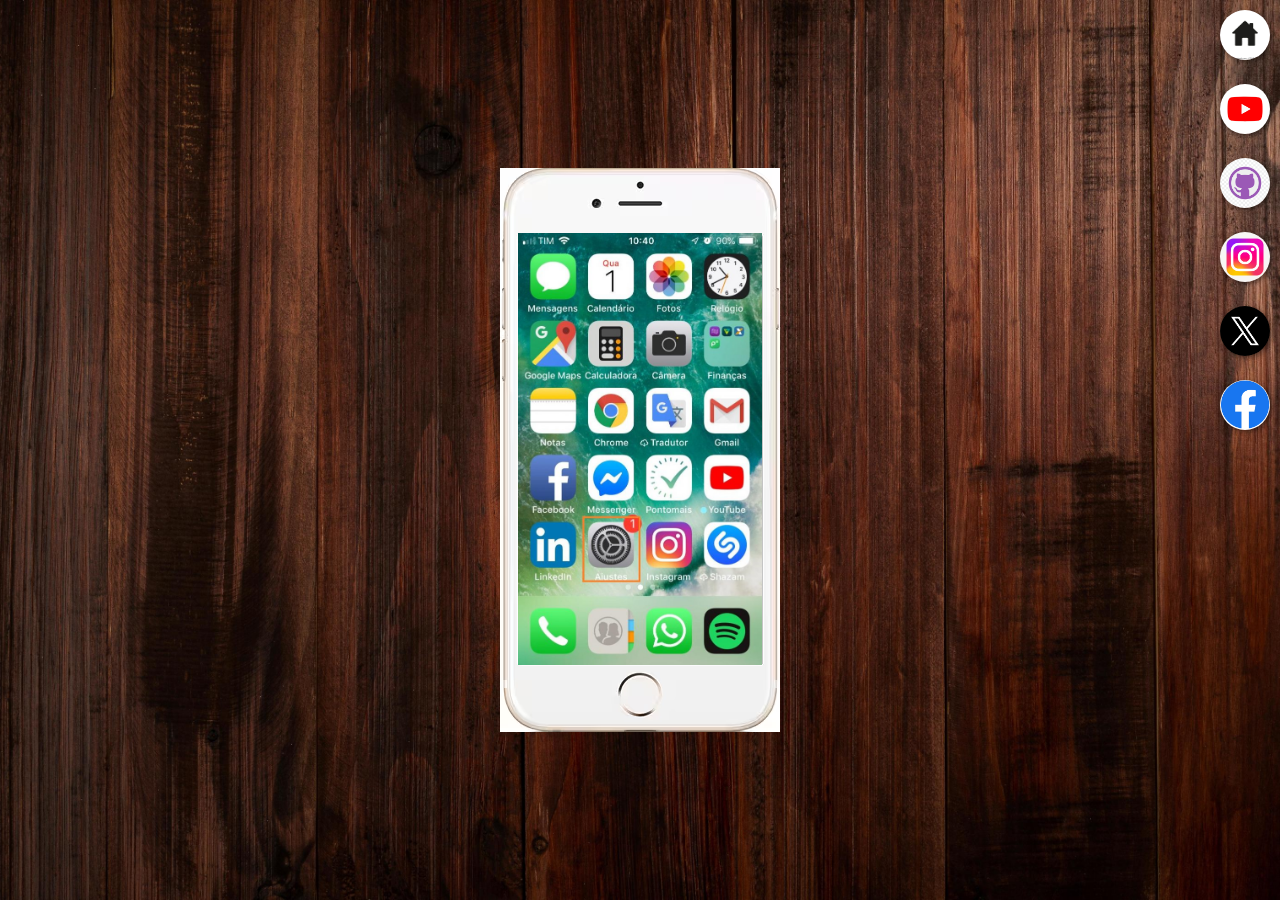
<file: index.html>
<!DOCTYPE html>
<html lang="pt-br">
<head>
    <meta charset="UTF-8">
    <meta name="viewport" content="width=device-width, initial-scale=1.0">
    <title>Projeto rede sociais</title>
   <link rel="shortcut icon" href="imagens/favicon.ico" type="image/x-icon">
    <link rel="stylesheet" href="estilos/style.css">
</head>
<body>
    <main>
        <section id="telefone">
                <iframe src="home.html" name="tela" id="tela" frameborder="0">
                    Seu navegador não é compativel com iframes. 
                </iframe>
        </section>
        <section id="redes-sociais">

            <a href="home.html" target="tela"> <img src="imagens/logo-home.webp" alt="logo home"></a> <br>

            <a href="#" target="tela"> <img src="imagens/logo-youtube.avif" alt="logo youtube"></a> <br>

            <a href="#" target="tela"> <img src="imagens/logo-github01.png" alt="logo github"></a> <br> 

            <a href="#" target="tela"> <img src="imagens/logo-insta.avif" alt="logo insta"></a> <br> 

            <a href="#" target="tela"> <img src="imagens/logo-X.avif" alt="logo x "></a> <br> 

            <a href="#" target="tela"> <img src="imagens/logo-face.avif" alt="logo face"></a> <br> 
        </section>
    </main>
</body>
</html>
</file>
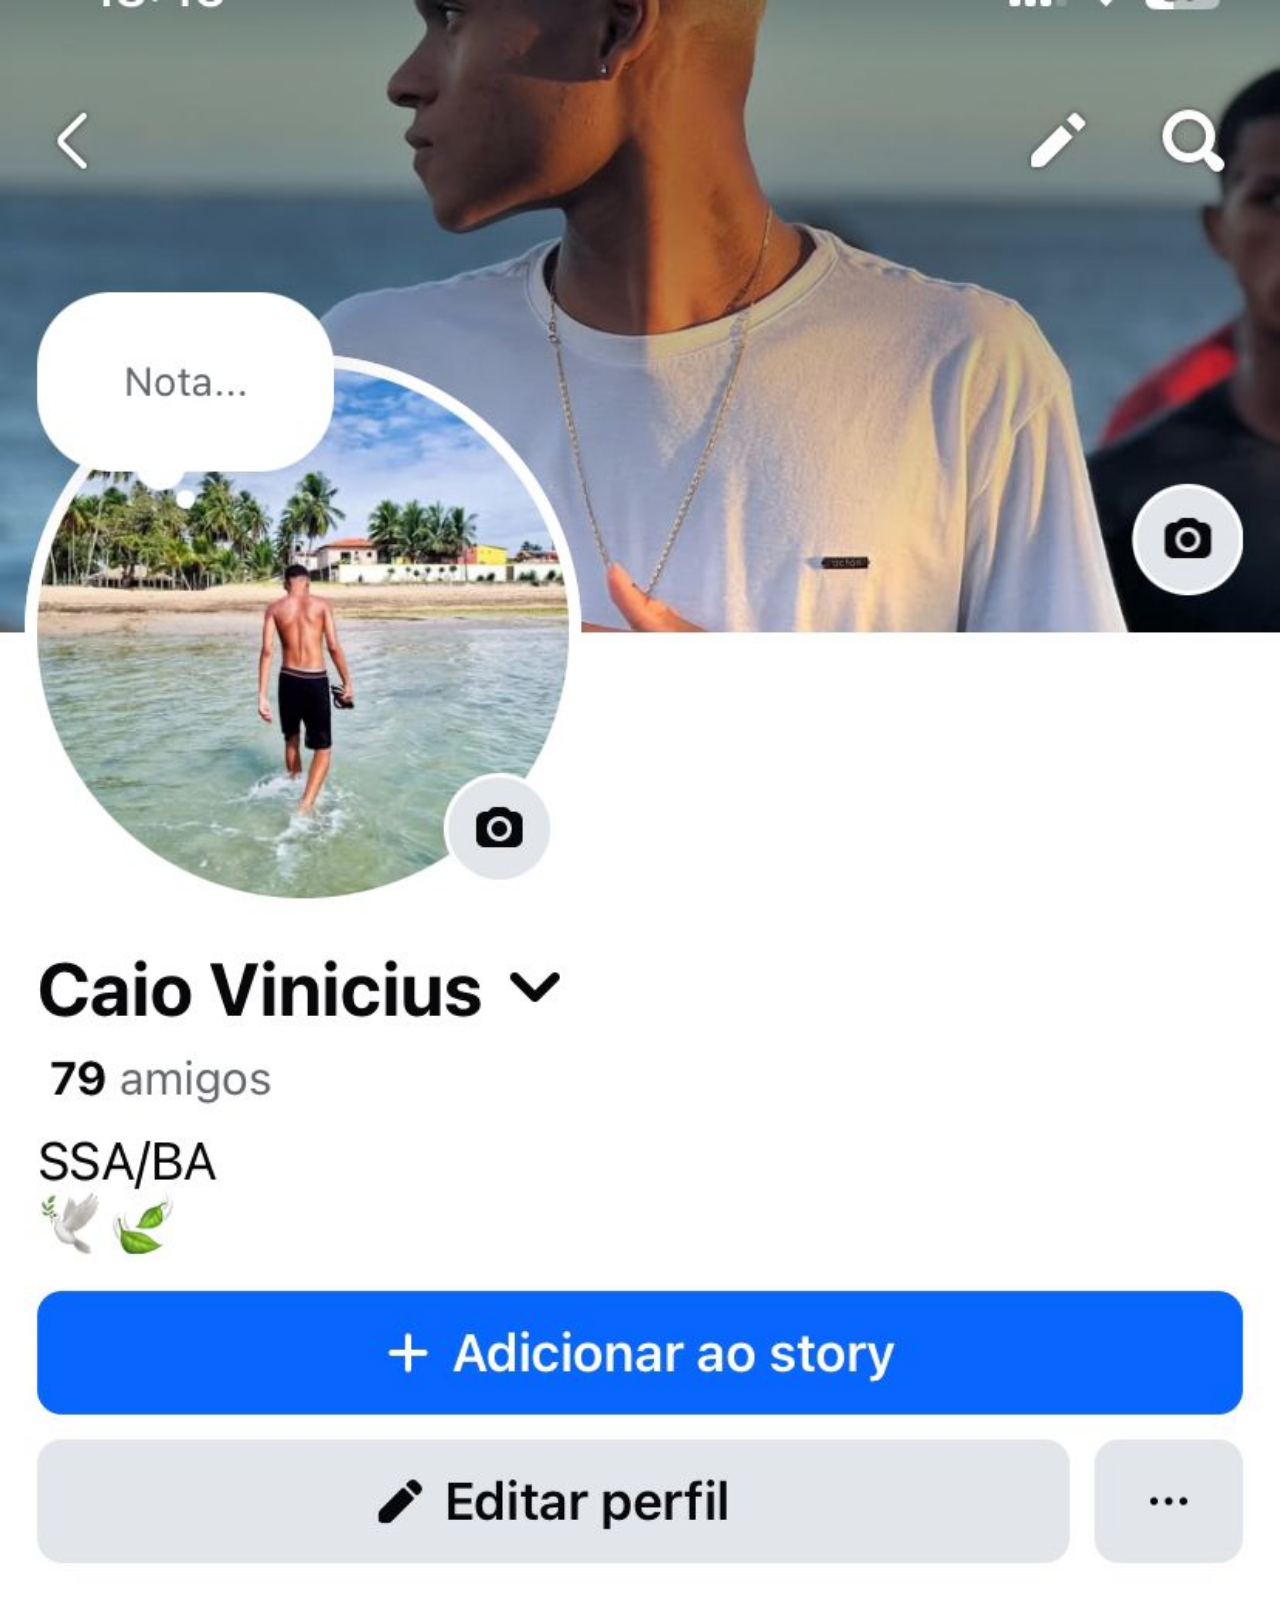
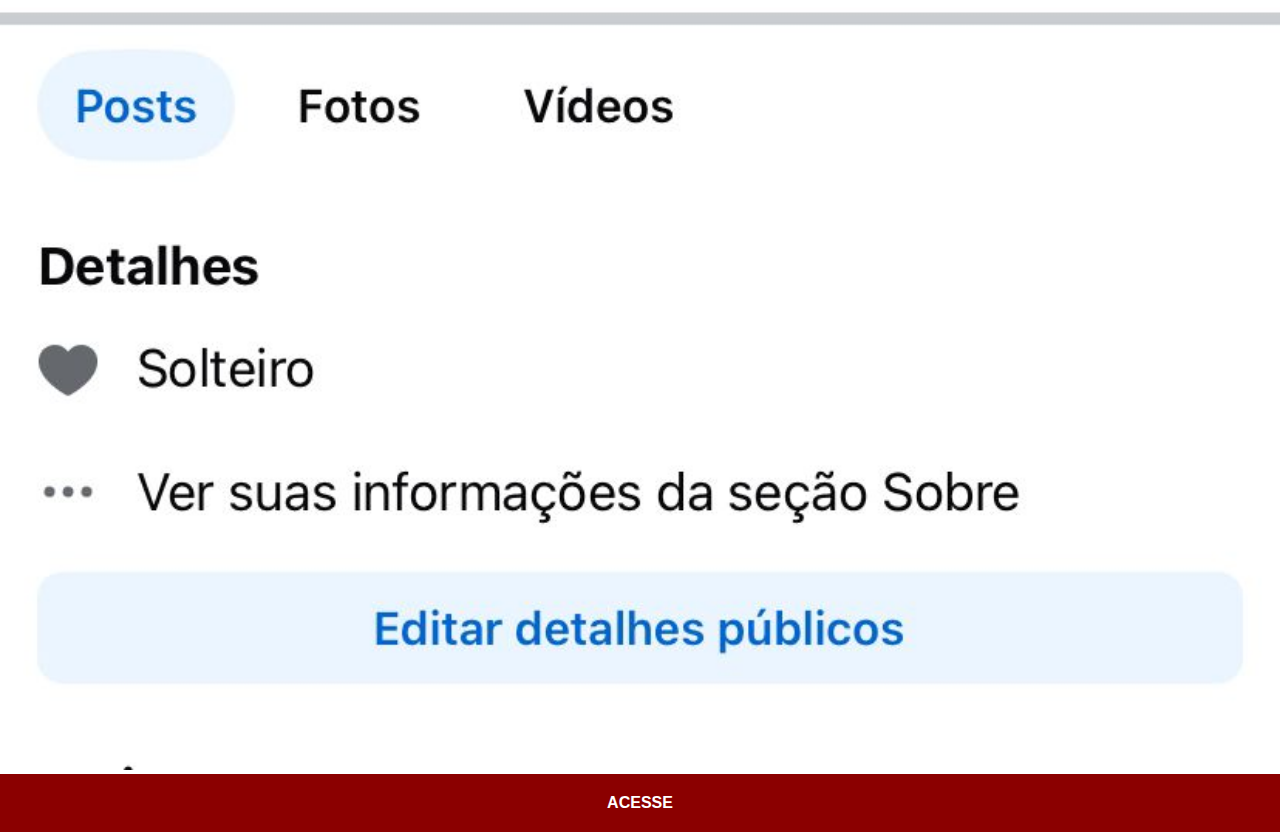
<file: facebook.html>
<!DOCTYPE html>
<html lang="pt-br">
<head>
    <meta charset="UTF-8">
    <meta name="viewport" content="width=device-width, initial-scale=1.0">
    <title>Facebook</title>
    <link rel="stylesheet" href="estilos/social.css">
</head>
<body>
    <img src="imagens/tela-face.jpeg" alt="facebook">
    <a href="https://www.facebook.com/profile.php?id=100022454953899&locale=pt_BR" target="_blank">ACESSE</a>
</body>
</html>
</file>
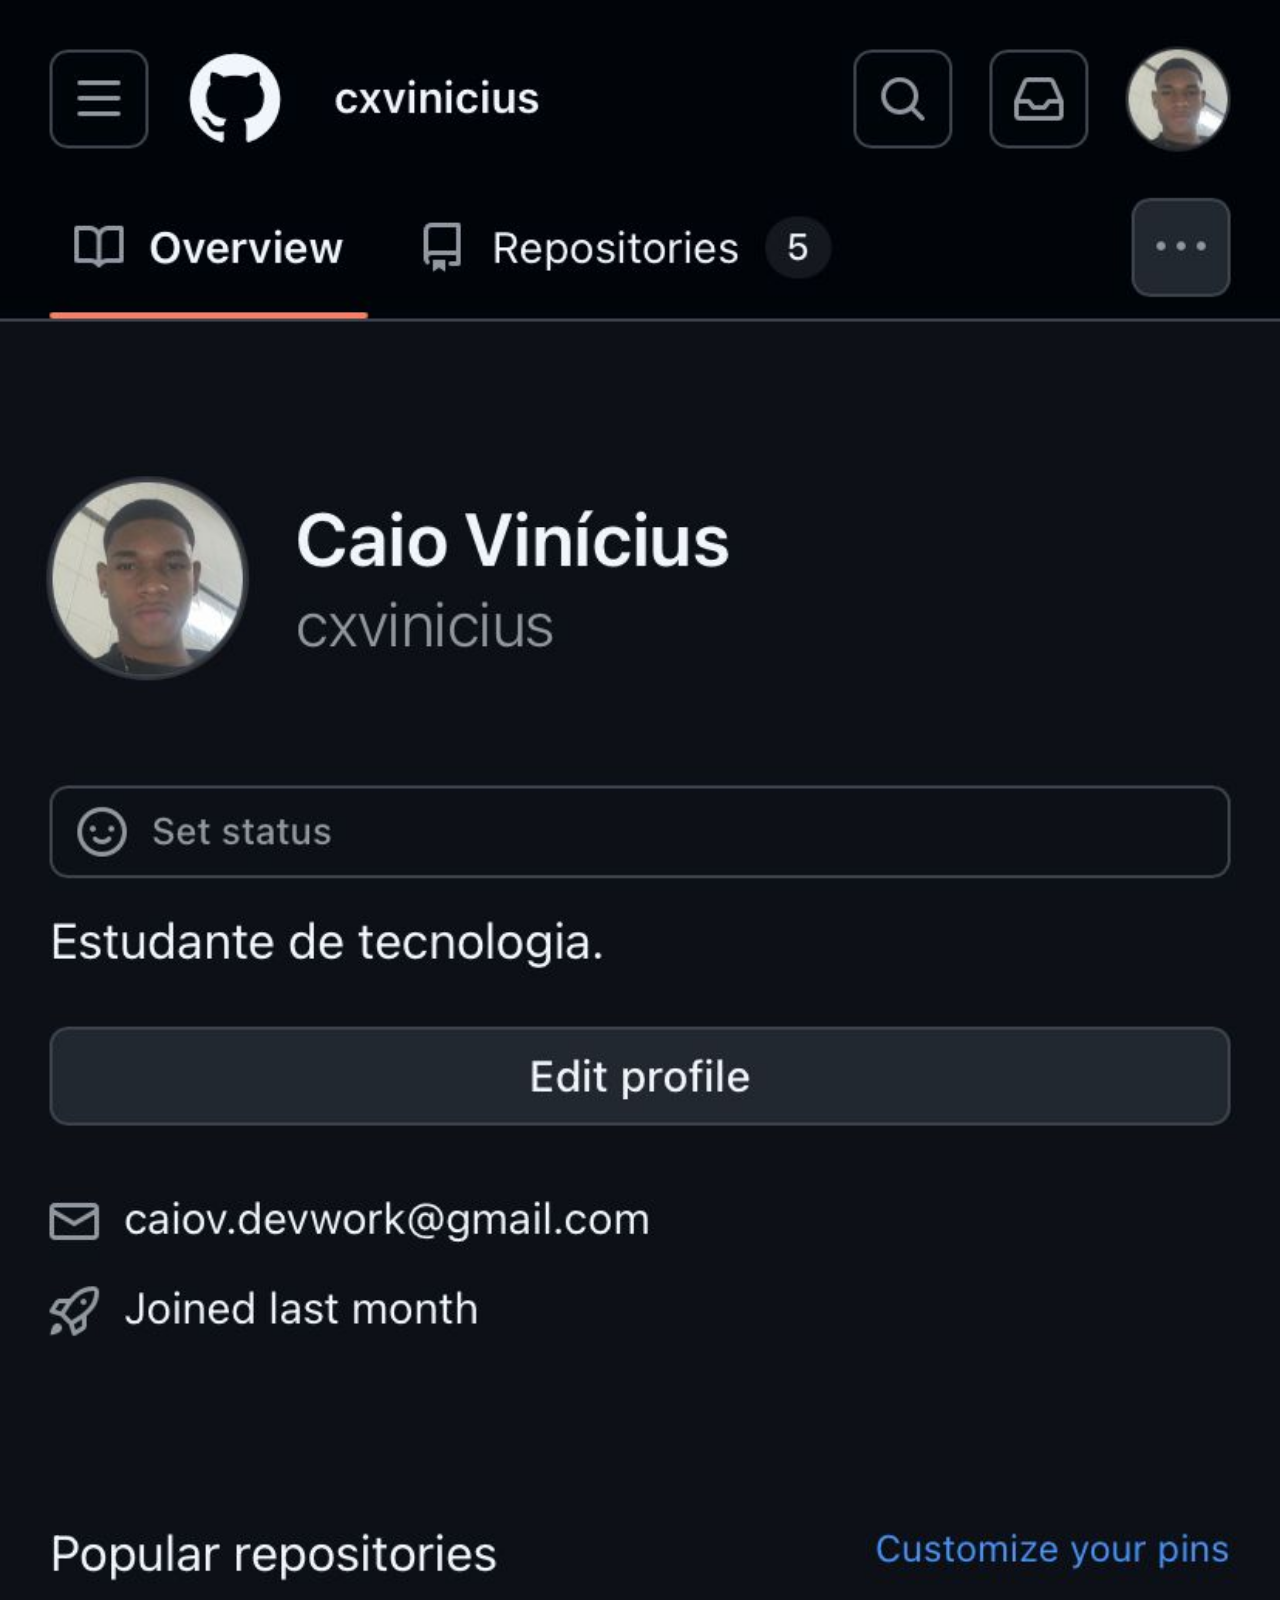
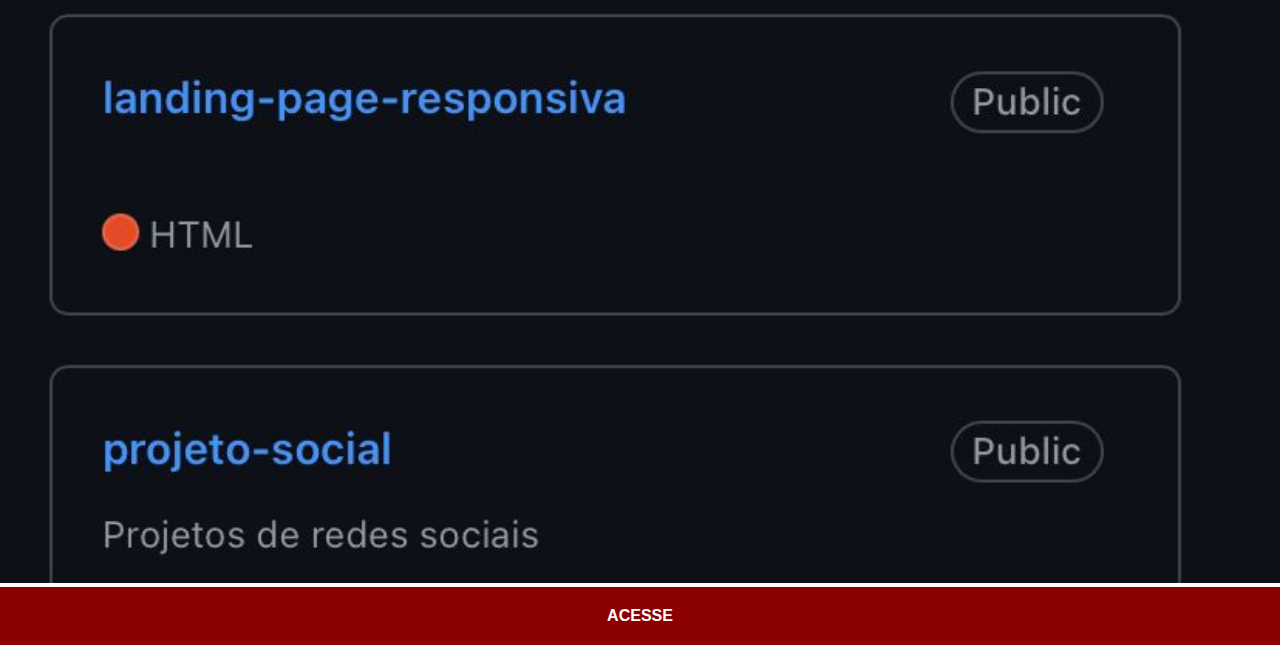
<file: github.html>
<!DOCTYPE html>
<html lang="pt-br">
<head>
    <meta charset="UTF-8">
    <meta name="viewport" content="width=device-width, initial-scale=1.0">
    <title>Github</title>
    <link rel="stylesheet" href="estilos/social.css">
</head>
<body>
    <img src="imagens/tela-github.jpeg" alt="github">
    <a href="https://github.com/cxvinicius" target="_blank">ACESSE</a>
</body>
</html>
</file>
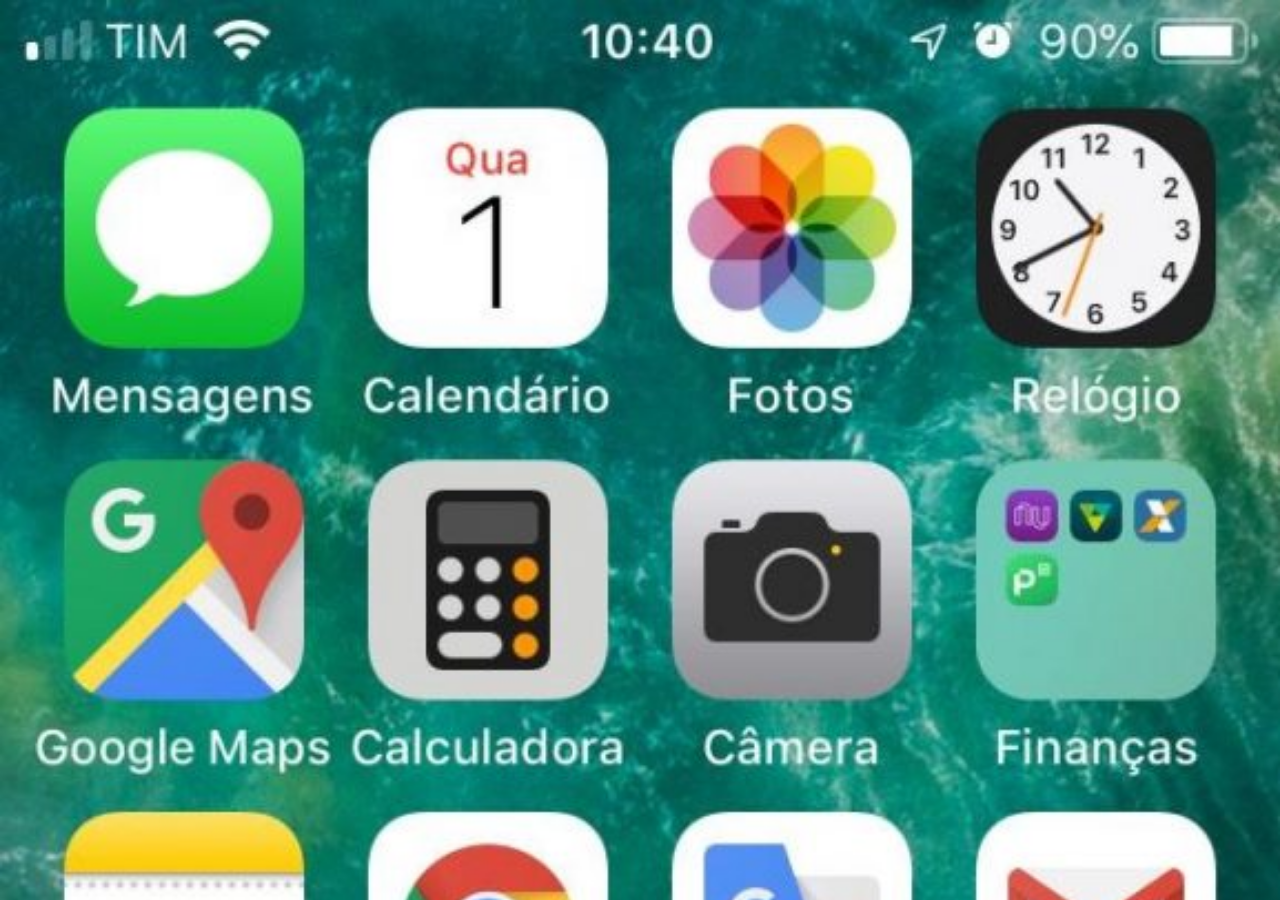
<file: home.html>
<!DOCTYPE html>
<html lang="pt-br">
<head>
    <meta charset="UTF-8">
    <meta name="viewport" content="width=device-width, initial-scale=1.0">
    <title>Home</title>
    <style>
        * {
            margin: 0px;
            padding: 0px;
        }

        body {
            width: 100vw;
            height: 100vh;
            background: black url(imagens/tela-home.jpeg) no-repeat top center;
            background-size: cover;
        }
    </style>
</head>
<body>
    
</body>
</html>
</file>
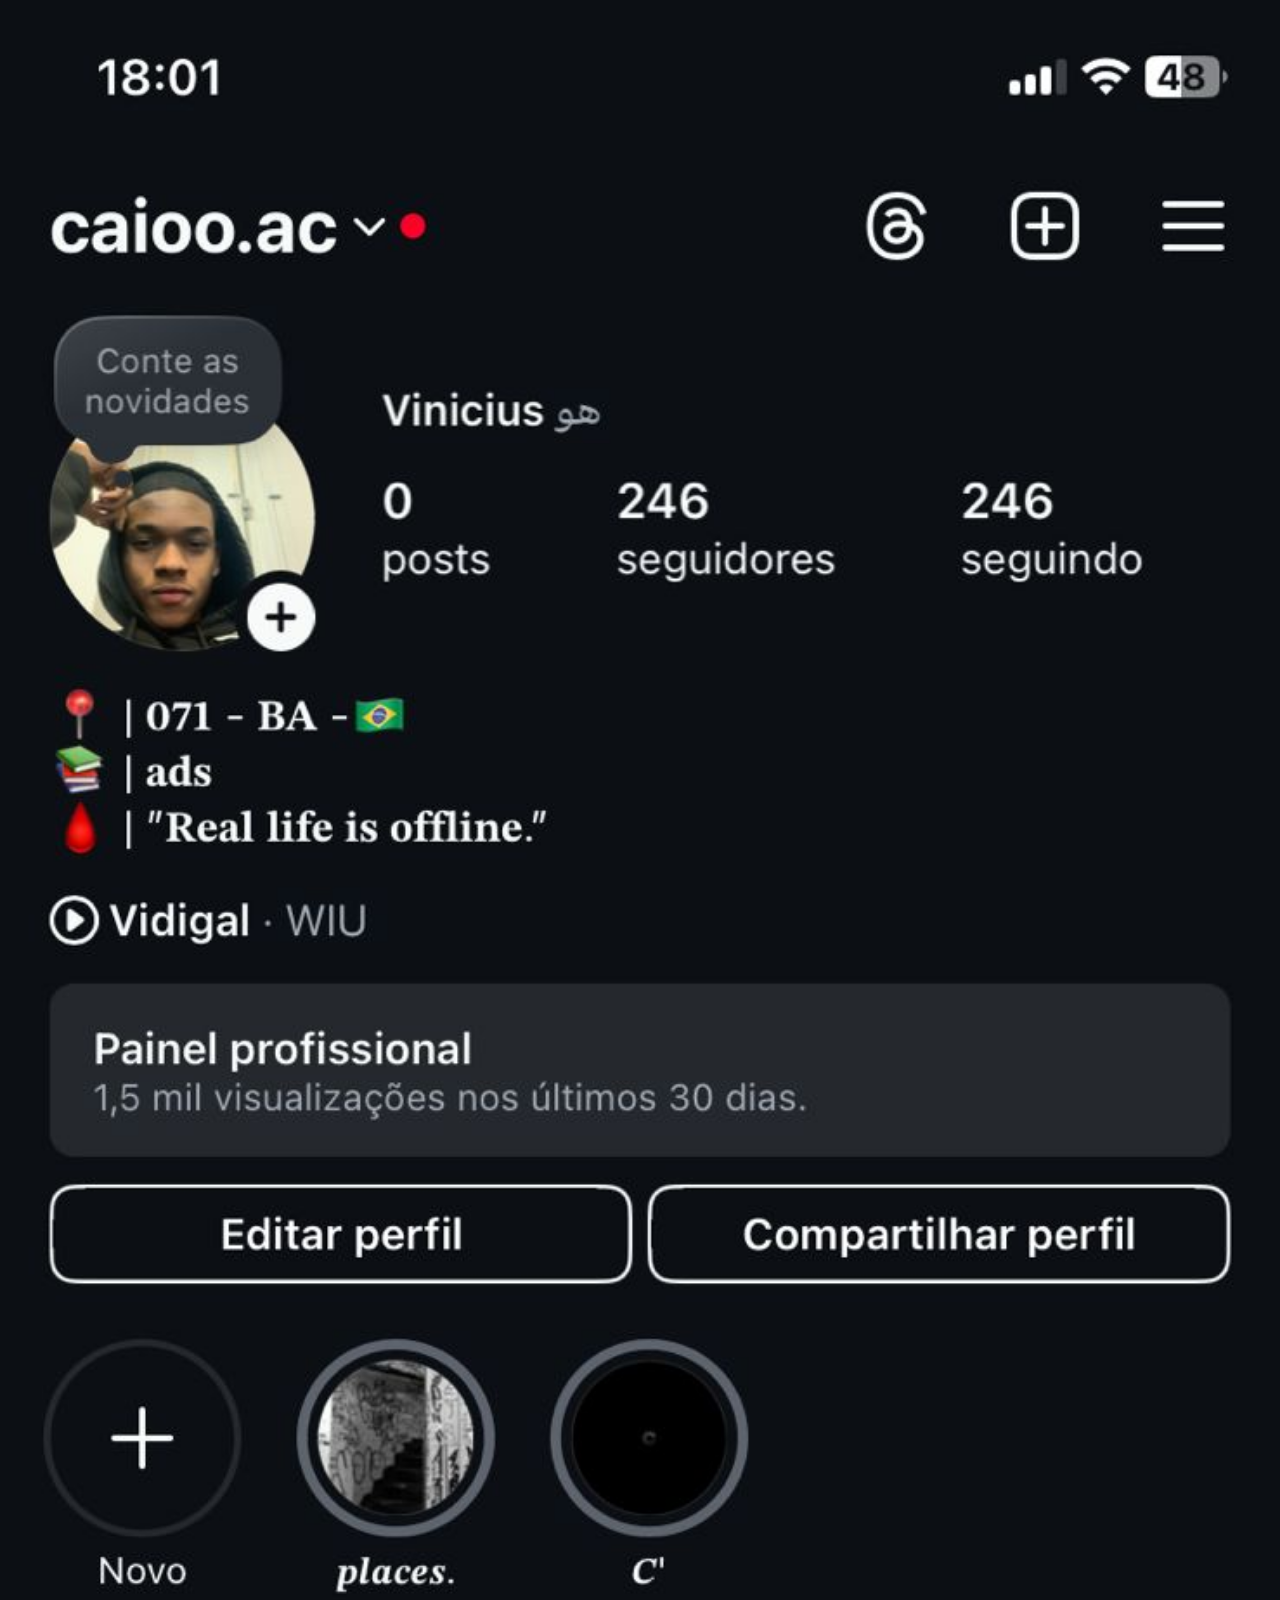
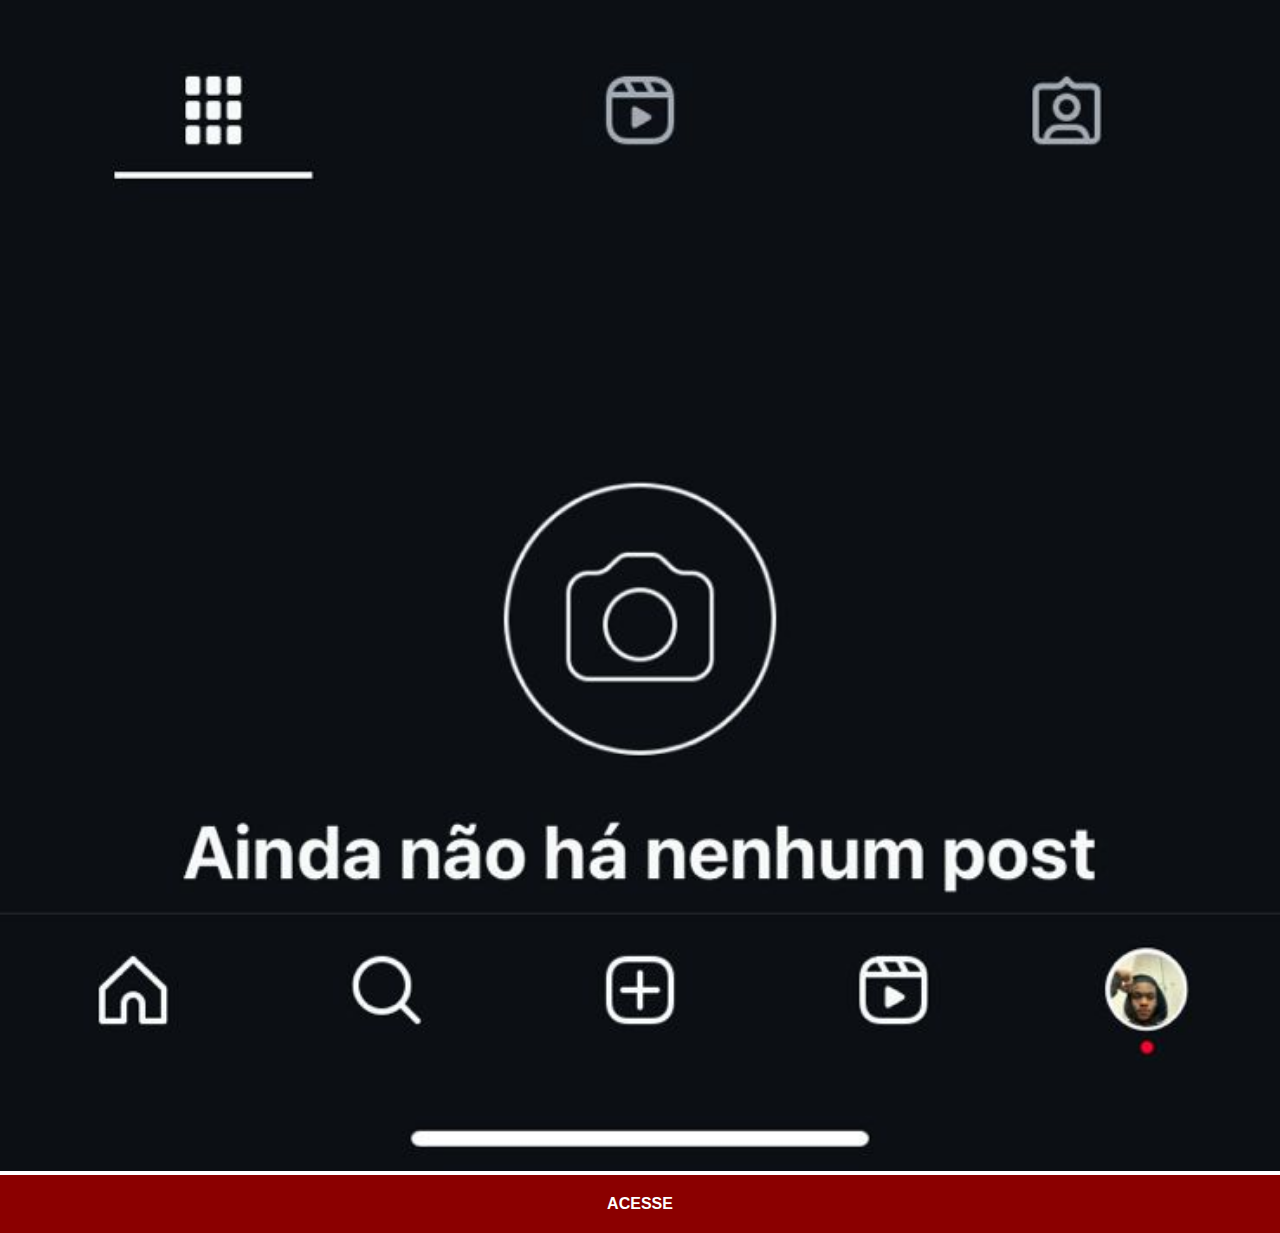
<file: instagram.html>
<!DOCTYPE html>
<html lang="pr-br">
<head>
    <meta charset="UTF-8">
    <meta name="viewport" content="width=device-width, initial-scale=1.0">
    <title>Instagram</title>
    <link rel="stylesheet" href="estilos/social.css">
</head>
<body>
    <img src="imagens/tela-insta.jpeg" alt="Instagram">
    <a href="https://www.instagram.com/caioo.ac/" target="_blank">ACESSE</a>
</body>
</html>
</file>
<file: estilos/style.css>
@charset "UTF-8"; 


* {
   padding:0px;
   margin: 0px; 
   font-family: Arial, Helvetica, sans-serif;
}

html, body {
    height: 100vh;
    width: 100vw;
    background-color: black;
}

body {
    background: url(../imagens/fundo-madeira.jpg) no-repeat top center;
    background-size: cover;
    background-attachment: fixed;
}

main {
    position: relative;
    height: 100vh;
    
   
}

section#telefone {
    position: absolute;
    top: 50%;
    left: 50%;
    transform: translate(-50%, -50%);

    height: 564px;
    width: 280px;
    background:  url('../imagens/foto-iphone002.avif') no-repeat;
}

iframe#tela{
    position: relative;
    top:  65px ;
    left: 18px;
    width: 244px;
    height: 432px;
}

section#redes-sociais > a > img {
    width:50px ;
    height: 50px;
    margin: 10px;
    border-radius: 55%;
    box-shadow:2px 2px 5px rgba(0, 0, 0, 0.459);
    box-sizing: border-box;
}

section#redes-sociais {
    text-align: right;
}

section#redes-sociais img:hover {
    border: 2px solid rgba(60, 255, 42, 0.596);
    transform: translate(-3px, -3px);
    box-shadow: 5px 5px 10px black;
    transition: transform 0.5s, border .3s;
}
</file>
<file: estilos/social.css>
@charset "UTF-8";
        
        * {
            margin: 0px;
            padding: 0px;
            font-family: Arial, Helvetica, sans-serif;
        }

        img {
            width: 100vw;
        }

        ::-webkit-scrollbar {
            width: 0px;
            height: 0px;
        }

        a {
            display: block;
            background-color: darkred;
            color: white;
            padding: 20px;
            text-align: center;
            font-weight: bolder;
            text-decoration: none;
        }

        a:hover {
            background-color: red;
            
        }
</file>
